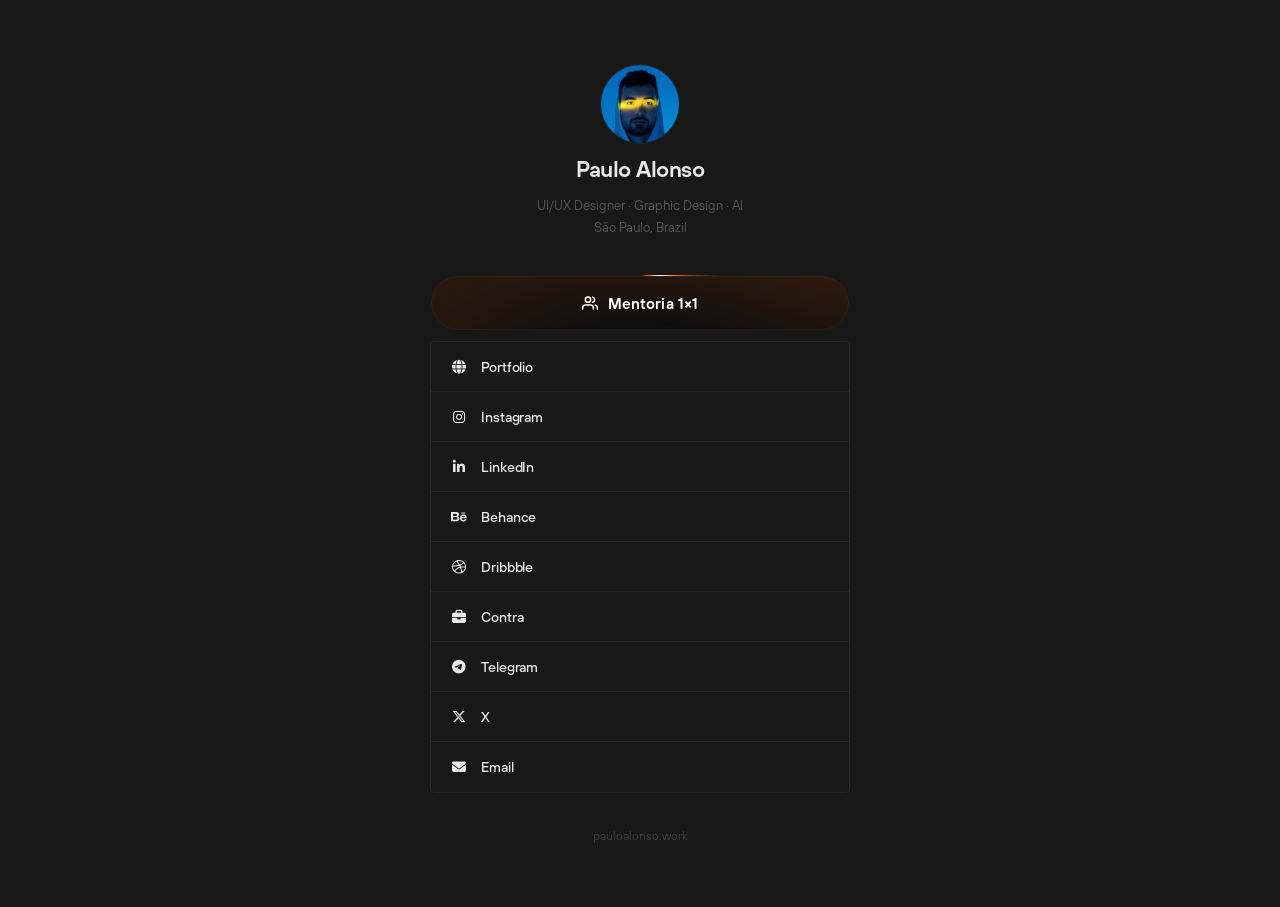
<file: Desktop/portfolio2025-master/bio.html>
<!DOCTYPE html>
<html lang="en">

<head>
    <meta charset="UTF-8">
    <meta name="viewport" content="width=device-width, initial-scale=1.0">
    <meta name="description" content="Paulo Alonso — UI/UX Designer, Graphic Design & AI">
    <link rel="icon" type="image/x-icon" href="assets/favicon.png">
    <title>Paulo Alonso</title>
    <link rel="stylesheet" href="https://cdnjs.cloudflare.com/ajax/libs/font-awesome/6.5.1/css/all.min.css">
    <style>
        @font-face { font-family: TTHovesD; src: url('fonts/TTHovesDemiBold.otf'); }
        @font-face { font-family: TTHovesM; src: url('fonts/TTHovesMedium.otf'); }
        @font-face { font-family: TTHovesR; src: url('fonts/TTHovesRegular.otf'); }

        :root {
            --bg:       #181818;
            --border:   #272727;
            --text:     #e9e9e9;
            --muted:    #555555;
            --orange:   #F56200;
            --orange-h: #FF6C1F;
        }

        * { margin: 0; padding: 0; box-sizing: border-box; }

        @media (prefers-reduced-motion: reduce) {
            *, *::before, *::after {
                transition-duration: 0.01ms !important;
                animation-duration: 0.01ms !important;
            }
        }

        body {
            background: var(--bg);
            color: var(--text);
            font-family: TTHovesM;
            min-height: 100vh;
            display: flex;
            flex-direction: column;
            align-items: center;
            justify-content: center;
            padding: 64px 20px;
        }

        /* ── Container ── */
        .bio {
            width: 100%;
            max-width: 420px;
            display: flex;
            flex-direction: column;
            align-items: center;
            gap: 36px;
        }

        /* ── Profile ── */
        .profile {
            display: flex;
            flex-direction: column;
            align-items: center;
            gap: 12px;
            text-align: center;
        }

        .profile-img {
            width: 80px;
            height: 80px;
            border-radius: 50%;
            object-fit: cover;
            object-position: top center;
            border: 1.5px solid var(--border);
        }

        .profile-name {
            font-family: TTHovesD;
            font-size: 22px;
            letter-spacing: -0.5px;
            color: var(--text);
        }

        .profile-role {
            font-family: TTHovesR;
            font-size: 13px;
            color: var(--muted);
            line-height: 1.7;
        }

        /* ── Links wrapper ── */
        .links {
            width: 100%;
            display: flex;
            flex-direction: column;
            gap: 10px;
        }

        /* ── MENTORIA CTA — Shiny Button ── */
        @property --gradient-angle {
            syntax: "<angle>";
            initial-value: 0deg;
            inherits: false;
        }

        @property --gradient-angle-offset {
            syntax: "<angle>";
            initial-value: 0deg;
            inherits: false;
        }

        @property --gradient-percent {
            syntax: "<percentage>";
            initial-value: 5%;
            inherits: false;
        }

        @property --gradient-shine {
            syntax: "<color>";
            initial-value: white;
            inherits: false;
        }

        .shiny-cta {
            --shiny-cta-bg:               #0f0f0f;
            --shiny-cta-bg-subtle:        #1a1818;
            --shiny-cta-fg:               #ffffff;
            --shiny-cta-highlight:        #F56200;
            --shiny-cta-highlight-subtle: #ff8c4a;
            --animation:   gradient-angle linear infinite;
            --duration:    3s;
            --shadow-size: 2px;
            --transition:  800ms cubic-bezier(0.25, 1, 0.5, 1);

            isolation: isolate;
            position: relative;
            overflow: hidden;
            cursor: pointer;
            outline-offset: 4px;
            width: 100%;
            min-height: 56px;
            padding: 1rem 2rem;
            font-family: TTHovesD;
            font-size: 15px;
            letter-spacing: 0.1px;
            border: 1px solid transparent;
            border-radius: 360px;
            color: var(--shiny-cta-fg);
            text-decoration: none;
            display: flex;
            align-items: center;
            justify-content: center;
            background:
                linear-gradient(var(--shiny-cta-bg), var(--shiny-cta-bg)) padding-box,
                conic-gradient(
                    from calc(var(--gradient-angle) - var(--gradient-angle-offset)),
                    transparent,
                    var(--shiny-cta-highlight)        var(--gradient-percent),
                    var(--gradient-shine)             calc(var(--gradient-percent) * 2),
                    var(--shiny-cta-highlight)        calc(var(--gradient-percent) * 3),
                    transparent                       calc(var(--gradient-percent) * 4)
                ) border-box;
            box-shadow: inset 0 0 0 1px var(--shiny-cta-bg-subtle);
            transition: var(--transition);
            transition-property: --gradient-angle-offset, --gradient-percent, --gradient-shine;
        }

        .shiny-cta::before,
        .shiny-cta::after,
        .shiny-cta span::before {
            content: "";
            pointer-events: none;
            position: absolute;
            inset-inline-start: 50%;
            inset-block-start: 50%;
            translate: -50% -50%;
            z-index: -1;
        }

        .shiny-cta:active { translate: 0 1px; }

        /* Dots pattern */
        .shiny-cta::before {
            --size:     calc(100% - var(--shadow-size) * 3);
            --position: 2px;
            --space:    calc(var(--position) * 2);
            width: var(--size);
            height: var(--size);
            background: radial-gradient(
                circle at var(--position) var(--position),
                white calc(var(--position) / 4),
                transparent 0
            ) padding-box;
            background-size: var(--space) var(--space);
            background-repeat: space;
            mask-image: conic-gradient(
                from calc(var(--gradient-angle) + 45deg),
                black,
                transparent 10% 90%,
                black
            );
            border-radius: inherit;
            opacity: 0.4;
            z-index: -1;
        }

        /* Inner shimmer */
        .shiny-cta::after {
            --animation: shimmer linear infinite;
            width: 100%;
            aspect-ratio: 1;
            background: linear-gradient(-50deg, transparent, var(--shiny-cta-highlight), transparent);
            mask-image: radial-gradient(circle at bottom, transparent 40%, black);
            opacity: 0.6;
        }

        .shiny-cta span { z-index: 1; display: flex; align-items: center; gap: 10px; }

        .shiny-cta span::before {
            --size: calc(100% + 1rem);
            width: var(--size);
            height: var(--size);
            box-shadow: inset 0 -1ex 2rem 4px var(--shiny-cta-highlight);
            opacity: 0;
            transition: opacity var(--transition);
            animation: calc(var(--duration) * 1.5) breathe linear infinite;
        }

        /* Animate */
        .shiny-cta,
        .shiny-cta::before,
        .shiny-cta::after {
            animation:
                var(--animation) var(--duration),
                var(--animation) calc(var(--duration) / 0.4) reverse paused;
            animation-composition: add;
        }

        .shiny-cta:is(:hover, :focus-visible) {
            --gradient-percent:      20%;
            --gradient-angle-offset: 95deg;
            --gradient-shine:        var(--shiny-cta-highlight-subtle);
        }

        .shiny-cta:is(:hover, :focus-visible),
        .shiny-cta:is(:hover, :focus-visible)::before,
        .shiny-cta:is(:hover, :focus-visible)::after {
            animation-play-state: running;
        }

        .shiny-cta:is(:hover, :focus-visible) span::before { opacity: 1; }

        @keyframes gradient-angle { to { --gradient-angle: 360deg; } }
        @keyframes shimmer         { to { rotate: 360deg; } }
        @keyframes breathe {
            from, to { scale: 1; }
            50%       { scale: 1.2; }
        }

        /* ── Regular link group ── */
        .link-group {
            width: 100%;
            border: 1px solid var(--border);
            border-radius: 4px;
            overflow: hidden;
        }

        .link-btn {
            display: flex;
            align-items: center;
            gap: 14px;
            width: 100%;
            min-height: 50px;
            padding: 14px 20px;
            border-bottom: 1px solid var(--border);
            text-decoration: none;
            color: var(--text);
            font-family: TTHovesM;
            font-size: 14px;
            letter-spacing: -0.1px;
            cursor: pointer;
            transition: background 0.2s ease, color 0.2s ease;
        }

        .link-btn:last-child {
            border-bottom: none;
        }

        .link-btn:hover {
            background: #e9e9e9;
            color: #181818;
        }

        .link-btn:focus-visible {
            outline: 2px solid var(--text);
            outline-offset: -2px;
            position: relative;
            z-index: 1;
        }

        .link-btn i.icon {
            font-size: 14px;
            width: 16px;
            text-align: center;
            flex-shrink: 0;
        }

        .link-btn span { flex: 1; }

        .link-btn i.arrow {
            font-size: 11px;
            opacity: 0;
            transform: translateX(-4px);
            transition: opacity 0.2s ease, transform 0.2s ease;
            flex-shrink: 0;
        }

        .link-btn:hover i.arrow {
            opacity: 0.4;
            transform: translateX(0);
        }

        /* ── Footer ── */
        .bio-footer {
            font-family: TTHovesR;
            font-size: 12px;
            color: #303030;
        }

        .bio-footer a {
            color: #404040;
            text-decoration: none;
            cursor: pointer;
            transition: color 0.2s ease;
        }

        .bio-footer a:hover { color: var(--text); }

        @media (max-width: 480px) {
            body { padding: 48px 16px; }
        }
    </style>
</head>

<body>
    <div class="bio">

        <!-- Profile -->
        <div class="profile">
            <img src="assets/me.png" alt="Paulo Alonso, UI/UX Designer" class="profile-img">
            <h1 class="profile-name">Paulo Alonso</h1>
            <p class="profile-role">UI/UX Designer · Graphic Design · AI<br>São Paulo, Brazil</p>
        </div>

        <!-- Links -->
        <div class="links">

            <!-- MENTORIA CTA -->
            <a href="https://wa.me/551931996554" target="_blank" rel="noopener" class="shiny-cta">
                <span>
                    <svg width="16" height="16" viewBox="0 0 24 24" fill="none" stroke="currentColor"
                        stroke-width="2.2" stroke-linecap="round" stroke-linejoin="round" aria-hidden="true">
                        <path d="M17 21v-2a4 4 0 0 0-4-4H5a4 4 0 0 0-4 4v2"/>
                        <circle cx="9" cy="7" r="4"/>
                        <path d="M23 21v-2a4 4 0 0 0-3-3.87"/>
                        <path d="M16 3.13a4 4 0 0 1 0 7.75"/>
                    </svg>
                    Mentoria 1×1
                </span>
            </a>

            <!-- Link group -->
            <div class="link-group">

                <a href="https://pauloalonso.work" class="link-btn">
                    <i class="fa-solid fa-globe icon" aria-hidden="true"></i>
                    <span>Portfolio</span>
                    <i class="fa-solid fa-arrow-right arrow" aria-hidden="true"></i>
                </a>

                <a href="https://www.instagram.com/pauloalonsogd" target="_blank" rel="noopener" class="link-btn">
                    <i class="fa-brands fa-instagram icon" aria-hidden="true"></i>
                    <span>Instagram</span>
                    <i class="fa-solid fa-arrow-right arrow" aria-hidden="true"></i>
                </a>

                <a href="https://www.linkedin.com/in/paulo-alonso/" target="_blank" rel="noopener" class="link-btn">
                    <i class="fa-brands fa-linkedin-in icon" aria-hidden="true"></i>
                    <span>LinkedIn</span>
                    <i class="fa-solid fa-arrow-right arrow" aria-hidden="true"></i>
                </a>

                <a href="https://www.behance.net/pauloalonso" target="_blank" rel="noopener" class="link-btn">
                    <i class="fa-brands fa-behance icon" aria-hidden="true"></i>
                    <span>Behance</span>
                    <i class="fa-solid fa-arrow-right arrow" aria-hidden="true"></i>
                </a>

                <a href="https://dribbble.com/pauloalonso1" target="_blank" rel="noopener" class="link-btn">
                    <i class="fa-brands fa-dribbble icon" aria-hidden="true"></i>
                    <span>Dribbble</span>
                    <i class="fa-solid fa-arrow-right arrow" aria-hidden="true"></i>
                </a>

                <a href="https://pauloalonsoy7wgsrcv.contra.com" target="_blank" rel="noopener" class="link-btn">
                    <i class="fa-solid fa-briefcase icon" aria-hidden="true"></i>
                    <span>Contra</span>
                    <i class="fa-solid fa-arrow-right arrow" aria-hidden="true"></i>
                </a>

                <a href="https://t.me/pauloa65" target="_blank" rel="noopener" class="link-btn">
                    <i class="fa-brands fa-telegram icon" aria-hidden="true"></i>
                    <span>Telegram</span>
                    <i class="fa-solid fa-arrow-right arrow" aria-hidden="true"></i>
                </a>

                <a href="https://x.com/pauloalonso" target="_blank" rel="noopener" class="link-btn">
                    <i class="fa-brands fa-x-twitter icon" aria-hidden="true"></i>
                    <span>X</span>
                    <i class="fa-solid fa-arrow-right arrow" aria-hidden="true"></i>
                </a>

                <a href="mailto:pauloa65@gmail.com" class="link-btn">
                    <i class="fa-solid fa-envelope icon" aria-hidden="true"></i>
                    <span>Email</span>
                    <i class="fa-solid fa-arrow-right arrow" aria-hidden="true"></i>
                </a>

            </div>
        </div>

        <p class="bio-footer"><a href="https://pauloalonso.work">pauloalonso.work</a></p>

    </div>
</body>

</html>
</file>
